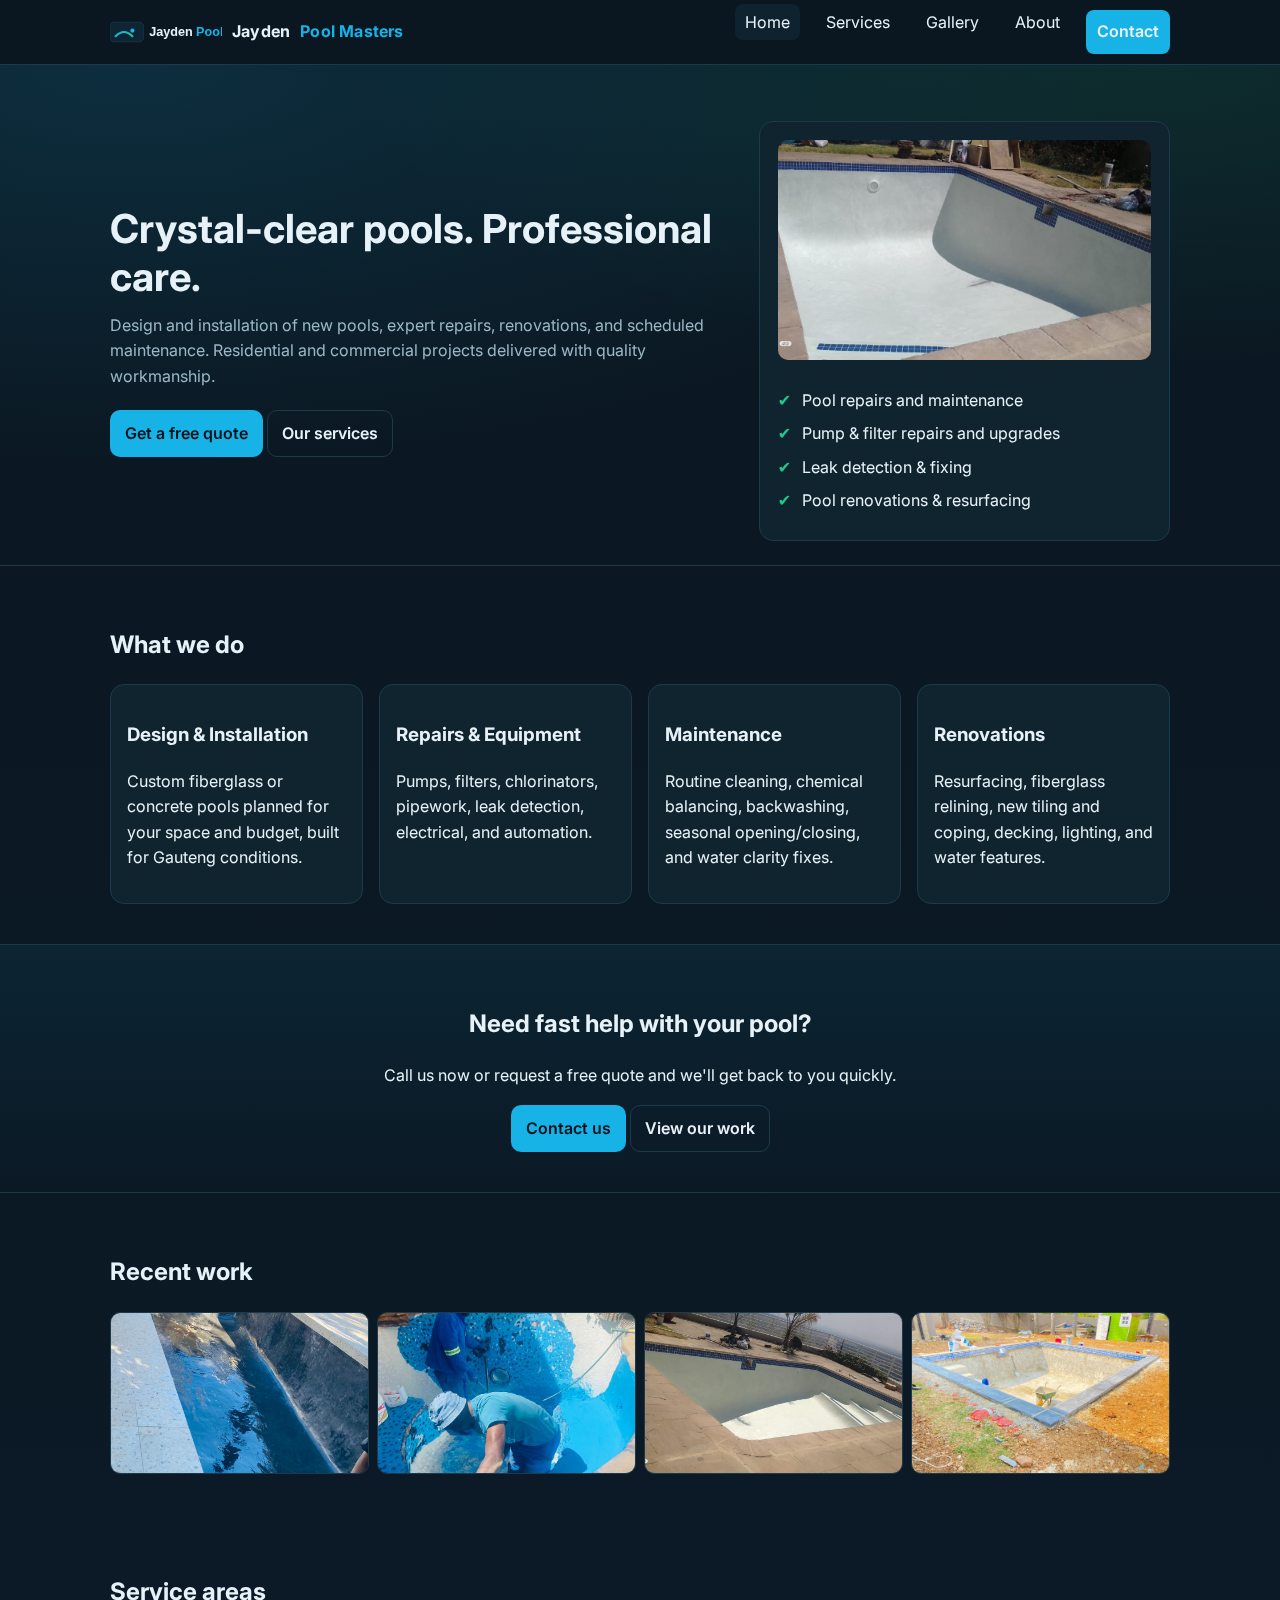
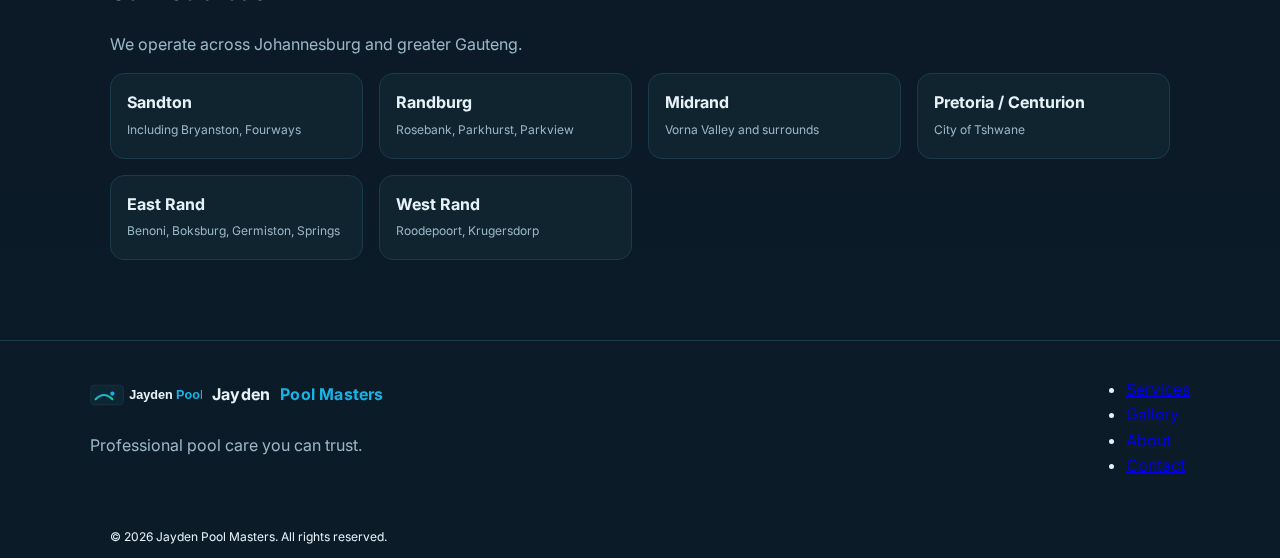
<file: index.html>
<!DOCTYPE html>
<html lang="en">
  <head>
    <meta charset="utf-8" />
    <meta name="viewport" content="width=device-width, initial-scale=1" />
    <title>Jayden Pool Masters | Pool Cleaning, Repairs & Renovations</title>
    <meta name="description" content="Jayden Pool Masters offers professional pool cleaning, maintenance, repairs, leak detection, and renovations. Serving residential and commercial clients." />
    <link rel="preconnect" href="https://fonts.googleapis.com" />
    <link rel="preconnect" href="https://fonts.gstatic.com" crossorigin />
    <link href="https://fonts.googleapis.com/css2?family=Inter:wght@400;600;700&display=swap" rel="stylesheet" />
    <link rel="stylesheet" href="assets/css/style.css" />
    <link rel="icon" href="assets/favicon.svg" type="image/svg+xml" />
    <link rel="icon" href="assets/logo.svg" type="image/svg+xml" media="(prefers-reduced-motion: no-preference)" />
  </head>
  <!-- Google tag (gtag.js) -->
<script async src="https://www.googletagmanager.com/gtag/js?id=AW-17591622142"></script>
<script>
  window.dataLayer = window.dataLayer || [];
  function gtag(){dataLayer.push(arguments);}
  gtag('js', new Date());

  gtag('config', 'AW-17591622142');
</script>
  <body>
    <header class="site-header">
      <div class="container header-inner">
        <a class="logo" href="index.html"><img src="assets/logo.svg" alt="Jayden Pool Masters logo" loading="eager" />Jayden <span>Pool Masters</span></a>
        <button class="nav-toggle" aria-label="Toggle navigation" aria-expanded="false">☰</button>
        <nav class="site-nav" aria-label="Primary Navigation">
          <ul>
            <li><a href="index.html" class="active">Home</a></li>
            <li><a href="services.html">Services</a></li>
            <li><a href="gallery.html">Gallery</a></li>
            <li><a href="about.html">About</a></li>
            <li><a class="btn btn-primary" href="contact.html">Contact</a></li>
          </ul>
        </nav>
      </div>
    </header>

    <main>
      <section class="hero">
        <div class="container hero-inner">
          <div class="hero-copy">
            <h1>Crystal-clear pools. Professional care.</h1>
            <p>Design and installation of new pools, expert repairs, renovations, and scheduled maintenance. Residential and commercial projects delivered with quality workmanship.</p>
            <div class="actions">
              <a class="btn btn-primary" href="contact.html">Get a free quote</a>
              <a class="btn btn-secondary" href="services.html">Our services</a>
            </div>
          </div>
          <div class="hero-card">
            <img src="images/IMG-20250818-WA0031.jpg" alt="Sparkling blue swimming pool" style="width:100%; height:220px; object-fit:cover; border-radius:10px; margin-bottom:12px;" />
            <ul class="ticks">
              <li>Pool repairs and maintenance</li> 
              <li>Pump & filter repairs and upgrades</li>
              <li>Leak detection & fixing</li>
              <li>Pool renovations & resurfacing</li>
            </ul>
          </div>
        </div>
      </section>

      <section class="section services-highlight">
        <div class="container">
          <h2>What we do</h2>
          <div class="card-grid">
            <article class="card">
              <h3>Design & Installation</h3>
              <p>Custom fiberglass or concrete pools planned for your space and budget, built for Gauteng conditions.</p>
            </article>
            <article class="card">
              <h3>Repairs & Equipment</h3>
              <p>Pumps, filters, chlorinators, pipework, leak detection, electrical, and automation.</p>
            </article>
            <article class="card">
              <h3>Maintenance</h3>
              <p>Routine cleaning, chemical balancing, backwashing, seasonal opening/closing, and water clarity fixes.</p>
            </article>
            <article class="card">
              <h3>Renovations</h3>
              <p>Resurfacing, fiberglass relining, new tiling and coping, decking, lighting, and water features.</p>
            </article>
          </div>
        </div>
      </section>

      <section class="section cta">
        <div class="container cta-inner">
          <h2>Need fast help with your pool?</h2>
          <p>Call us now or request a free quote and we'll get back to you quickly.</p>
          <div class="actions">
            <a class="btn btn-primary" href="contact.html">Contact us</a>
            <a class="btn btn-secondary" href="gallery.html">View our work</a>
          </div>
        </div>
      </section>

      <section class="section">
        <div class="container">
          <h2>Recent work</h2>
          <div class="gallery-grid">
            <a href="images/IMG-20250818-WA0022.jpg" class="gallery-item"><img src="images/IMG-20250818-WA0022.jpg" alt="Project tile and coping upgrade" loading="lazy" /></a>
            <a href="images/IMG-20250818-WA0024.jpg" class="gallery-item"><img src="images/IMG-20250818-WA0024.jpg" alt="Pool cleaning in progress" loading="lazy" /></a>
            <a href="images/IMG-20250818-WA0030.jpg" class="gallery-item"><img src="images/IMG-20250818-WA0030.jpg" alt="Equipment upgrade complete" loading="lazy" /></a>
            <a href="images/IMG-20250818-WA0041.jpg" class="gallery-item"><img src="images/IMG-20250818-WA0041.jpg" alt="After - crystal clear water" loading="lazy" /></a>
          </div>
        </div>
      </section>

      <section class="section">
        <div class="container">
          <h2>Service areas</h2>
          <p class="muted">We operate across Johannesburg and greater Gauteng.</p>
          <div class="card-grid">
            <article class="card"><strong>Sandton</strong><br/><span class="muted tiny">Including Bryanston, Fourways</span></article>
            <article class="card"><strong>Randburg</strong><br/><span class="muted tiny">Rosebank, Parkhurst, Parkview</span></article>
            <article class="card"><strong>Midrand</strong><br/><span class="muted tiny">Vorna Valley and surrounds</span></article>
            <article class="card"><strong>Pretoria / Centurion</strong><br/><span class="muted tiny">City of Tshwane</span></article>
            <article class="card"><strong>East Rand</strong><br/><span class="muted tiny">Benoni, Boksburg, Germiston, Springs</span></article>
            <article class="card"><strong>West Rand</strong><br/><span class="muted tiny">Roodepoort, Krugersdorp</span></article>
          </div>
        </div>
      </section>
    </main>

    <footer class="site-footer">
      <div class="container footer-inner">
        <div>
          <a class="logo" href="index.html"><img src="assets/logo.svg" alt="" />Jayden <span>Pool Masters</span></a>
          <p class="muted">Professional pool care you can trust.</p>
        </div>
        <nav aria-label="Footer Navigation">
          <ul>
            <li><a href="services.html">Services</a></li>
            <li><a href="gallery.html">Gallery</a></li>
            <li><a href="about.html">About</a></li>
            <li><a href="contact.html">Contact</a></li>
          </ul>
        </nav>
      </div>
      <div class="container tiny">
        <p>© <span id="year"></span> Jayden Pool Masters. All rights reserved.</p>
      </div>
    </footer>

    <div id="lightbox" class="lightbox" hidden>
      <button class="lightbox-close" aria-label="Close">×</button>
      <img alt="Gallery image" />
    </div>

    <script src="assets/js/main.js"></script>
  </body>
  </html>
</file>
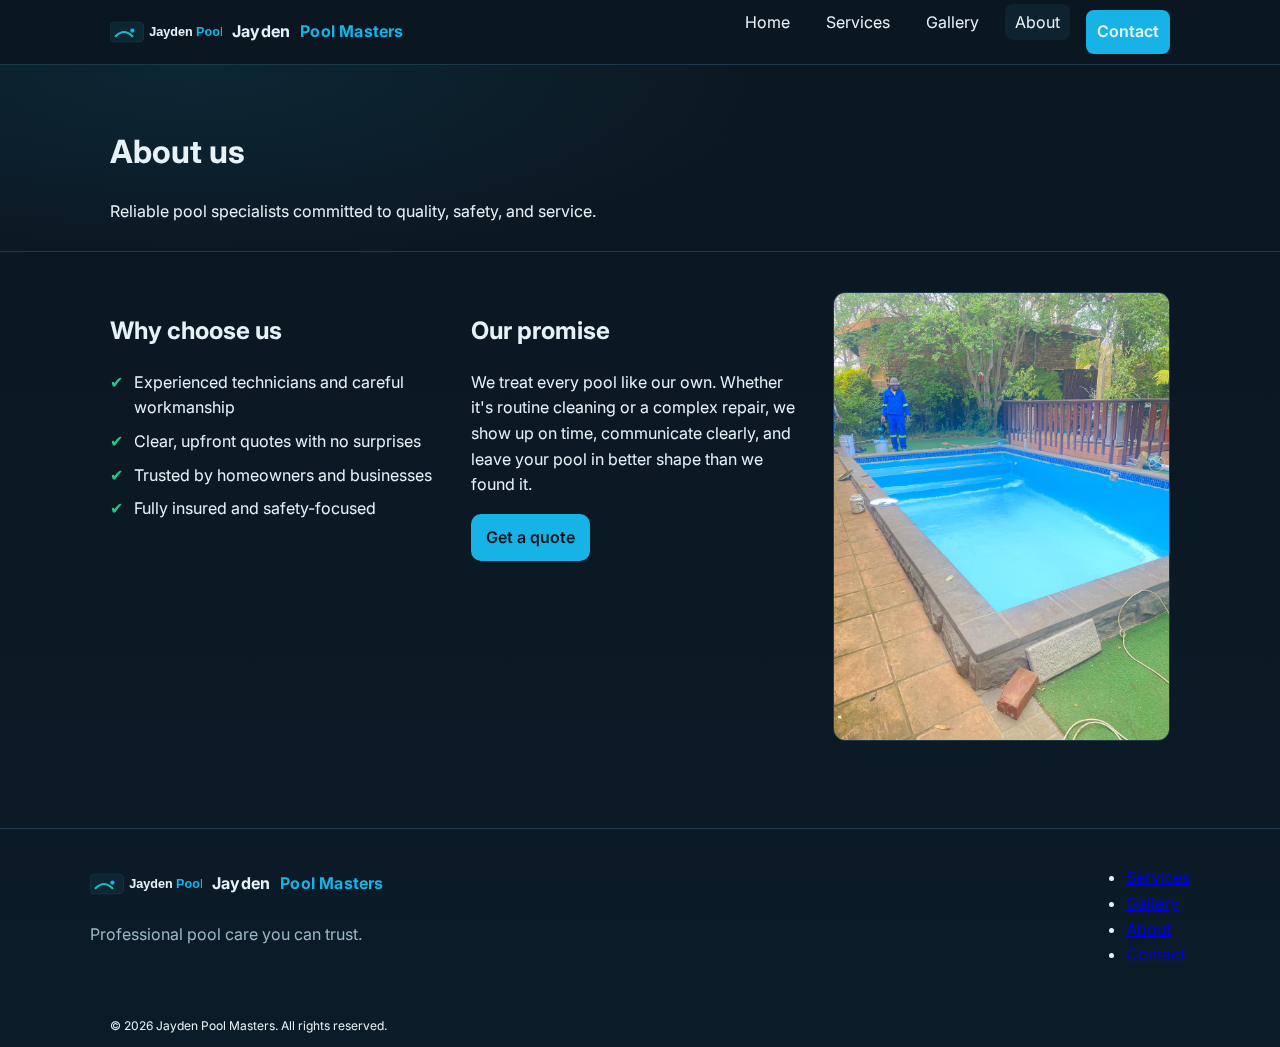
<file: about.html>
<!DOCTYPE html>
<html lang="en">
  <head>
    <meta charset="utf-8" />
    <meta name="viewport" content="width=device-width, initial-scale=1" />
    <title>About | Jayden Pool Masters</title>
    <meta name="description" content="Learn about Jayden Pool Masters – trusted, local pool specialists providing reliable service and workmanship." />
    <link rel="preconnect" href="https://fonts.googleapis.com" />
    <link rel="preconnect" href="https://fonts.gstatic.com" crossorigin />
    <link href="https://fonts.googleapis.com/css2?family=Inter:wght@400;600;700&display=swap" rel="stylesheet" />
    <link rel="stylesheet" href="assets/css/style.css" />
    <link rel="icon" href="assets/favicon.svg" type="image/svg+xml" />
  </head>
  <!-- Google tag (gtag.js) -->
<script async src="https://www.googletagmanager.com/gtag/js?id=AW-17591622142"></script>
<script>
  window.dataLayer = window.dataLayer || [];
  function gtag(){dataLayer.push(arguments);}
  gtag('js', new Date());

  gtag('config', 'AW-17591622142');
</script>
  <body>
    <header class="site-header">
      <div class="container header-inner">
        <a class="logo" href="index.html"><img src="assets/logo.svg" alt="Jayden Pool Masters logo" />Jayden <span>Pool Masters</span></a>
        <button class="nav-toggle" aria-label="Toggle navigation" aria-expanded="false">☰</button>
        <nav class="site-nav" aria-label="Primary Navigation">
          <ul>
            <li><a href="index.html">Home</a></li>
            <li><a href="services.html">Services</a></li>
            <li><a href="gallery.html">Gallery</a></li>
            <li><a href="about.html" class="active">About</a></li>
            <li><a class="btn btn-primary" href="contact.html">Contact</a></li>
          </ul>
        </nav>
      </div>
    </header>

    <main>
      <section class="page-hero">
        <div class="container">
          <h1>About us</h1>
          <p>Reliable pool specialists committed to quality, safety, and service.</p>
        </div>
      </section>

      <section class="section">
        <div class="container">
          <div class="columns">
            <div>
              <h2>Why choose us</h2>
              <ul class="ticks">
                <li>Experienced technicians and careful workmanship</li>
                <li>Clear, upfront quotes with no surprises</li>
                <li>Trusted by homeowners and businesses</li>
                <li>Fully insured and safety-focused</li>
              </ul>
            </div>
            <div>
              <h2>Our promise</h2>
              <p>We treat every pool like our own. Whether it's routine cleaning or a complex repair, we show up on time, communicate clearly, and leave your pool in better shape than we found it.</p>
              <a class="btn btn-primary" href="contact.html">Get a quote</a>
            </div>
            <div>
              <img src="images/IMG-20250818-WA0035.jpg" alt="Our team at work by the pool" style="width:100%; border-radius:12px; border:1px solid var(--border);" />
            </div>
          </div>
        </div>
      </section>
    </main>

    <footer class="site-footer">
      <div class="container footer-inner">
        <div>
          <a class="logo" href="index.html"><img src="assets/logo.svg" alt="" />Jayden <span>Pool Masters</span></a>
          <p class="muted">Professional pool care you can trust.</p>
        </div>
        <nav aria-label="Footer Navigation">
          <ul>
            <li><a href="services.html">Services</a></li>
            <li><a href="gallery.html">Gallery</a></li>
            <li><a href="about.html" class="active">About</a></li>
            <li><a href="contact.html">Contact</a></li>
          </ul>
        </nav>
      </div>
      <div class="container tiny">
        <p>© <span id="year"></span> Jayden Pool Masters. All rights reserved.</p>
      </div>
    </footer>

    <script src="assets/js/main.js"></script>
  </body>
  </html>
</file>
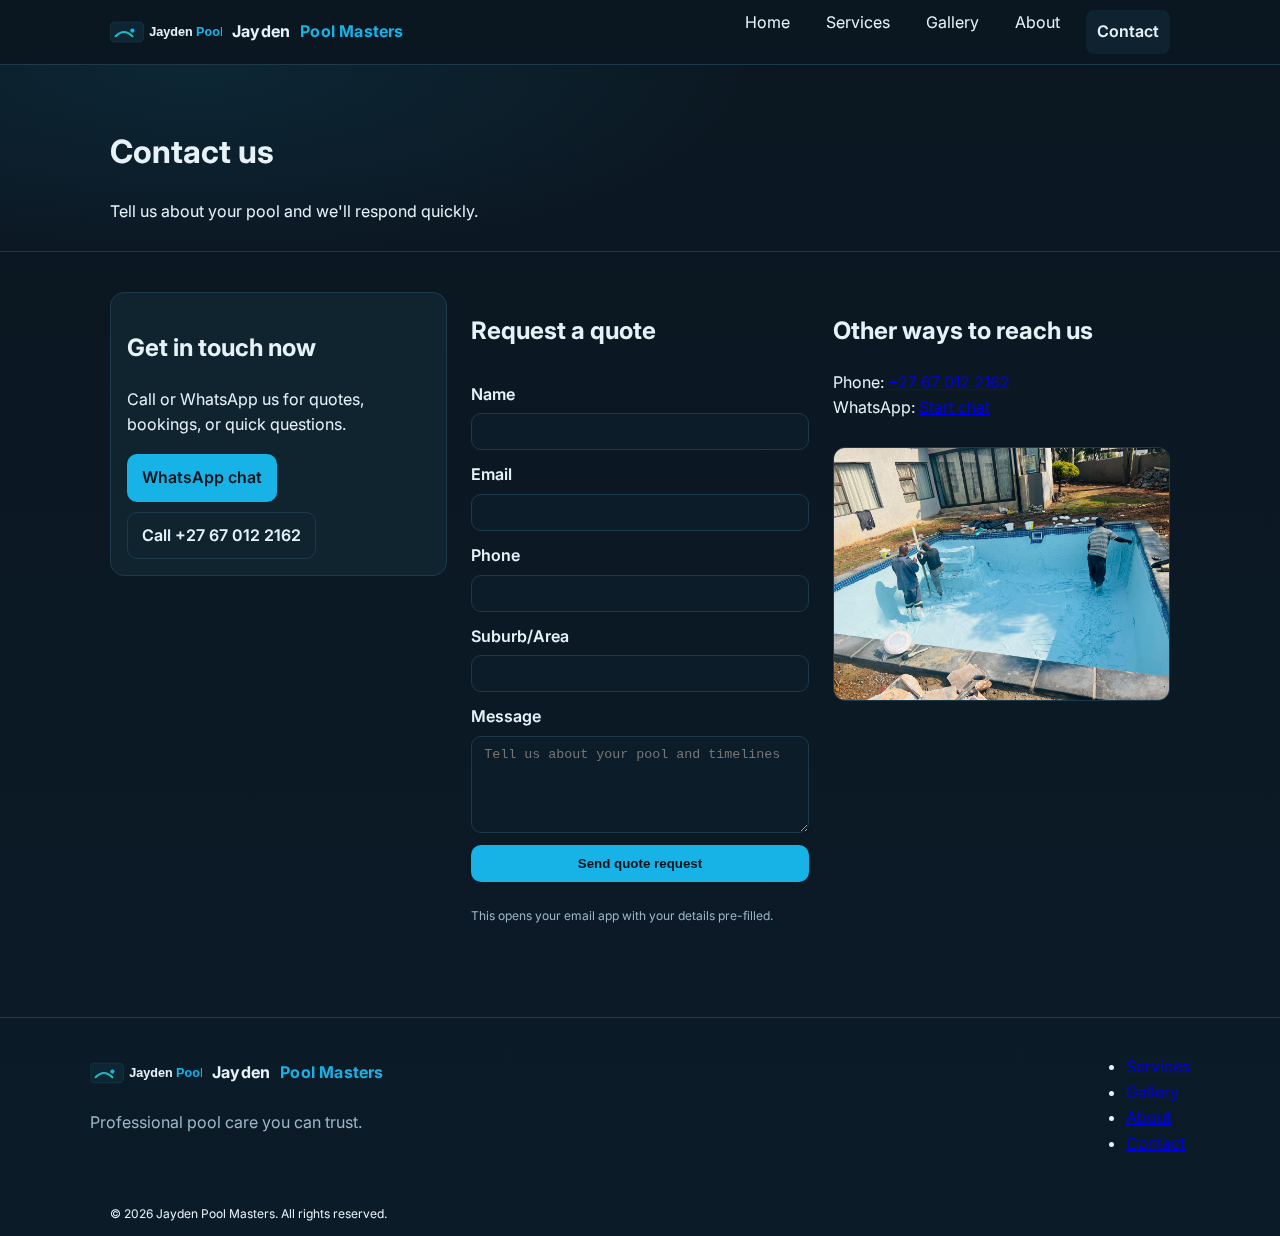
<file: contact.html>
<!DOCTYPE html>
<html lang="en">
  <head>
    <meta charset="utf-8" />
    <meta name="viewport" content="width=device-width, initial-scale=1" />
    <title>Contact | Jayden Pool Masters</title>
    <meta name="description" content="Contact Jayden Pool Masters for pool cleaning, repairs, and renovations. Request a free quote today." />
    <link rel="preconnect" href="https://fonts.googleapis.com" />
    <link rel="preconnect" href="https://fonts.gstatic.com" crossorigin />
    <link href="https://fonts.googleapis.com/css2?family=Inter:wght@400;600;700&display=swap" rel="stylesheet" />
    <link rel="stylesheet" href="assets/css/style.css" />
    <link rel="icon" href="assets/favicon.svg" type="image/svg+xml" />
  </head>
  <!-- Google tag (gtag.js) -->
<script async src="https://www.googletagmanager.com/gtag/js?id=AW-17591622142"></script>
<script>
  window.dataLayer = window.dataLayer || [];
  function gtag(){dataLayer.push(arguments);}
  gtag('js', new Date());

  gtag('config', 'AW-17591622142');
</script>
  <body>
    <header class="site-header">
      <div class="container header-inner">
        <a class="logo" href="index.html"><img src="assets/logo.svg" alt="Jayden Pool Masters logo" />Jayden <span>Pool Masters</span></a>
        <button class="nav-toggle" aria-label="Toggle navigation" aria-expanded="false">☰</button>
        <nav class="site-nav" aria-label="Primary Navigation">
          <ul>
            <li><a href="index.html">Home</a></li>
            <li><a href="services.html">Services</a></li>
            <li><a href="gallery.html">Gallery</a></li>
            <li><a href="about.html">About</a></li>
            <li><a class="btn btn-primary active" href="contact.html">Contact</a></li>
          </ul>
        </nav>
      </div>
    </header>

    <main>
      <section class="page-hero">
        <div class="container">
          <h1>Contact us</h1>
          <p>Tell us about your pool and we'll respond quickly.</p>
        </div>
      </section>

      <section class="section">
        <div class="container">
          <div class="columns">
            <div class="card" style="padding:16px;">
              <h2>Get in touch now</h2>
              <p>Call or WhatsApp us for quotes, bookings, or quick questions.</p>
              <div class="actions" style="display:flex; gap:10px; flex-wrap:wrap;">
                <a class="btn btn-primary" href="https://wa.me/27670122162" target="_blank" rel="noopener">WhatsApp chat</a>
                <a class="btn btn-secondary" href="tel:+27670122162">Call +27 67 012 2162</a>
              </div>
            </div>
            <form class="contact-form" action="mailto:thepoolmasters365@gmail.com?subject=Quote%20request%20-%20Jayden%20Pool%20Masters" method="post" enctype="text/plain">
              <h2>Request a quote</h2>
              <label>
                <span>Name</span>
                <input type="text" name="Name" required />
              </label>
              <label>
                <span>Email</span>
                <input type="email" name="Email" required />
              </label>
              <label>
                <span>Phone</span>
                <input type="tel" name="Phone" required />
              </label>
              <label>
                <span>Suburb/Area</span>
                <input type="text" name="Area" />
              </label>
              
              <label>
                <span>Message</span>
                <textarea name="Message" rows="5" placeholder="Tell us about your pool and timelines" required></textarea>
              </label>
              <button class="btn btn-primary" type="submit">Send quote request</button>
              <p class="tiny muted">This opens your email app with your details pre-filled. </p>
            </form>
            <div>
              <h2>Other ways to reach us</h2>
              <p>
                Phone: <a href="tel:+27670122162">+27 67 012 2162</a><br/>
                WhatsApp: <a href="https://wa.me/27670122162" target="_blank" rel="noopener">Start chat</a>
              </p>
              <img src="images/IMG-20250818-WA0040.jpg" alt="Clean blue pool" style="width:100%; border-radius:12px; border:1px solid var(--border); margin-top:10px;" />
            </div>
          </div>
        </div>
      </section>
    </main>

    <footer class="site-footer">
      <div class="container footer-inner">
        <div>
          <a class="logo" href="index.html"><img src="assets/logo.svg" alt="" />Jayden <span>Pool Masters</span></a>
          <p class="muted">Professional pool care you can trust.</p>
        </div>
        <nav aria-label="Footer Navigation">
          <ul>
            <li><a href="services.html">Services</a></li>
            <li><a href="gallery.html">Gallery</a></li>
            <li><a href="about.html">About</a></li>
            <li><a href="contact.html" class="active">Contact</a></li>
          </ul>
        </nav>
      </div>
      <div class="container tiny">
        <p>© <span id="year"></span> Jayden Pool Masters. All rights reserved.</p>
      </div>
    </footer>

    <script src="assets/js/main.js"></script>
  </body>
  </html>
</file>
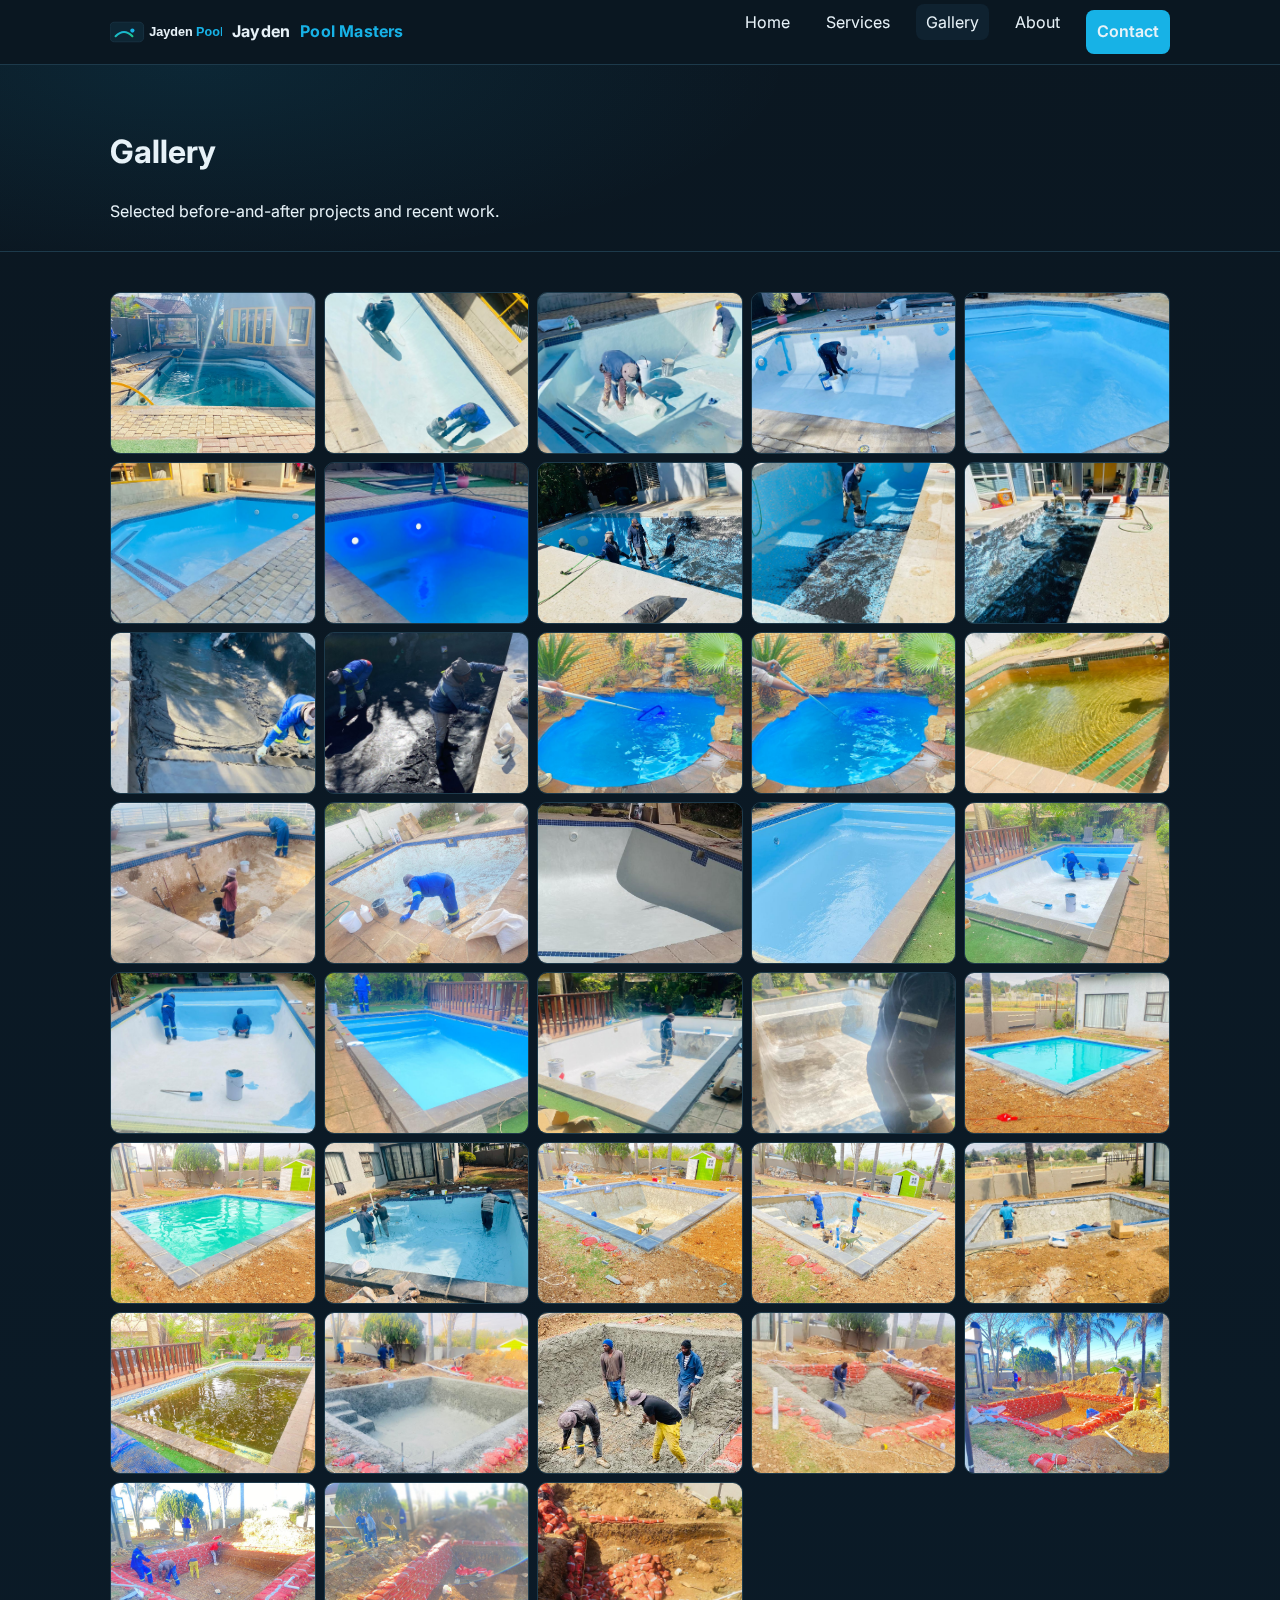
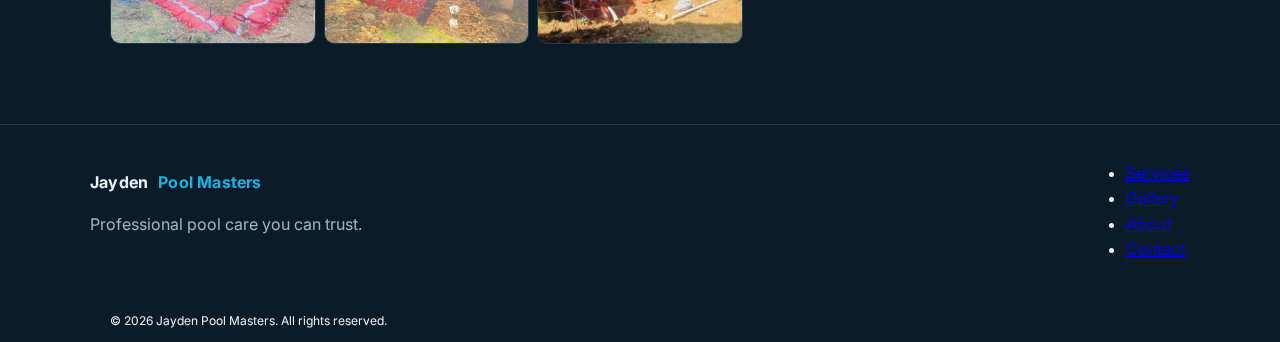
<file: gallery.html>
<!DOCTYPE html>
<html lang="en">
  <head>
    <meta charset="utf-8" />
    <meta name="viewport" content="width=device-width, initial-scale=1" />
    <title>Gallery | Jayden Pool Masters</title>
    <meta name="description" content="See recent pool cleaning, repair, and renovation projects by Jayden Pool Masters." />
    <link rel="preconnect" href="https://fonts.googleapis.com" />
    <link rel="preconnect" href="https://fonts.gstatic.com" crossorigin />
    <link href="https://fonts.googleapis.com/css2?family=Inter:wght@400;600;700&display=swap" rel="stylesheet" />
    <link rel="stylesheet" href="assets/css/style.css" />
    <link rel="icon" href="assets/favicon.svg" type="image/svg+xml" />
  </head>
  <!-- Google tag (gtag.js) -->
<script async src="https://www.googletagmanager.com/gtag/js?id=AW-17591622142"></script>
<script>
  window.dataLayer = window.dataLayer || [];
  function gtag(){dataLayer.push(arguments);}
  gtag('js', new Date());

  gtag('config', 'AW-17591622142');
</script>
  <body>
    <header class="site-header">
      <div class="container header-inner">
        <a class="logo" href="index.html"><img src="assets/logo.svg" alt="Jayden Pool Masters logo" />Jayden <span>Pool Masters</span></a>
        <button class="nav-toggle" aria-label="Toggle navigation" aria-expanded="false">☰</button>
        <nav class="site-nav" aria-label="Primary Navigation">
          <ul>
            <li><a href="index.html">Home</a></li>
            <li><a href="services.html">Services</a></li>
            <li><a href="gallery.html" class="active">Gallery</a></li>
            <li><a href="about.html">About</a></li>
            <li><a class="btn btn-primary" href="contact.html">Contact</a></li>
          </ul>
        </nav>
      </div>
    </header>

    <main>
      <section class="page-hero">
        <div class="container">
          <h1>Gallery</h1>
          <p>Selected before-and-after projects and recent work.</p>
        </div>
      </section>

      <section class="section">
        <div class="container">
          <div class="gallery-grid">
            <a href="images/IMG-20250818-WA0009.jpg" class="gallery-item"><img src="images/IMG-20250818-WA0009.jpg" alt="Pool project 1" loading="lazy" /></a>
            <a href="images/IMG-20250818-WA0010.jpg" class="gallery-item"><img src="images/IMG-20250818-WA0010.jpg" alt="Pool project 2" loading="lazy" /></a>
            <a href="images/IMG-20250818-WA0011.jpg" class="gallery-item"><img src="images/IMG-20250818-WA0011.jpg" alt="Pool project 3" loading="lazy" /></a>
            <a href="images/IMG-20250818-WA0012.jpg" class="gallery-item"><img src="images/IMG-20250818-WA0012.jpg" alt="Pool project 4" loading="lazy" /></a>
            <a href="images/IMG-20250818-WA0013.jpg" class="gallery-item"><img src="images/IMG-20250818-WA0013.jpg" alt="Pool project 5" loading="lazy" /></a>
            <a href="images/IMG-20250818-WA0014.jpg" class="gallery-item"><img src="images/IMG-20250818-WA0014.jpg" alt="Pool project 6" loading="lazy" /></a>
            <a href="images/IMG-20250818-WA0015.jpg" class="gallery-item"><img src="images/IMG-20250818-WA0015.jpg" alt="Pool project 7" loading="lazy" /></a>
            <a href="images/IMG-20250818-WA0016.jpg" class="gallery-item"><img src="images/IMG-20250818-WA0016.jpg" alt="Pool project 8" loading="lazy" /></a>
            <a href="images/IMG-20250818-WA0017.jpg" class="gallery-item"><img src="images/IMG-20250818-WA0017.jpg" alt="Pool project 9" loading="lazy" /></a>
            <a href="images/IMG-20250818-WA0018.jpg" class="gallery-item"><img src="images/IMG-20250818-WA0018.jpg" alt="Pool project 10" loading="lazy" /></a>
            <a href="images/IMG-20250818-WA0019.jpg" class="gallery-item"><img src="images/IMG-20250818-WA0019.jpg" alt="Pool project 11" loading="lazy" /></a>
            <a href="images/IMG-20250818-WA0020.jpg" class="gallery-item"><img src="images/IMG-20250818-WA0020.jpg" alt="Pool project 12" loading="lazy" /></a>
            <a href="images/IMG-20250818-WA0025.jpg" class="gallery-item"><img src="images/IMG-20250818-WA0025.jpg" alt="Pool project 13" loading="lazy" /></a>
            <a href="images/IMG-20250818-WA0026.jpg" class="gallery-item"><img src="images/IMG-20250818-WA0026.jpg" alt="Pool project 14" loading="lazy" /></a>
            <a href="images/IMG-20250818-WA0027.jpg" class="gallery-item"><img src="images/IMG-20250818-WA0027.jpg" alt="Pool project 15" loading="lazy" /></a>
            <a href="images/IMG-20250818-WA0028.jpg" class="gallery-item"><img src="images/IMG-20250818-WA0028.jpg" alt="Pool project 16" loading="lazy" /></a>
            <a href="images/IMG-20250818-WA0029.jpg" class="gallery-item"><img src="images/IMG-20250818-WA0029.jpg" alt="Pool project 17" loading="lazy" /></a>
            <a href="images/IMG-20250818-WA0031.jpg" class="gallery-item"><img src="images/IMG-20250818-WA0031.jpg" alt="Pool project 18" loading="lazy" /></a>
            <a href="images/IMG-20250818-WA0032.jpg" class="gallery-item"><img src="images/IMG-20250818-WA0032.jpg" alt="Pool project 19" loading="lazy" /></a>
            <a href="images/IMG-20250818-WA0033.jpg" class="gallery-item"><img src="images/IMG-20250818-WA0033.jpg" alt="Pool project 20" loading="lazy" /></a>
            <a href="images/IMG-20250818-WA0034.jpg" class="gallery-item"><img src="images/IMG-20250818-WA0034.jpg" alt="Pool project 21" loading="lazy" /></a>
            <a href="images/IMG-20250818-WA0035.jpg" class="gallery-item"><img src="images/IMG-20250818-WA0035.jpg" alt="Pool project 22" loading="lazy" /></a>
            <a href="images/IMG-20250818-WA0036.jpg" class="gallery-item"><img src="images/IMG-20250818-WA0036.jpg" alt="Pool project 23" loading="lazy" /></a>
            <a href="images/IMG-20250818-WA0037.jpg" class="gallery-item"><img src="images/IMG-20250818-WA0037.jpg" alt="Pool project 24" loading="lazy" /></a>
            <a href="images/IMG-20250818-WA0038.jpg" class="gallery-item"><img src="images/IMG-20250818-WA0038.jpg" alt="Pool project 25" loading="lazy" /></a>
            <a href="images/IMG-20250818-WA0039.jpg" class="gallery-item"><img src="images/IMG-20250818-WA0039.jpg" alt="Pool project 26" loading="lazy" /></a>
            <a href="images/IMG-20250818-WA0040.jpg" class="gallery-item"><img src="images/IMG-20250818-WA0040.jpg" alt="Pool project 27" loading="lazy" /></a>
            <a href="images/IMG-20250818-WA0041.jpg" class="gallery-item"><img src="images/IMG-20250818-WA0041.jpg" alt="Pool project 28" loading="lazy" /></a>
            <a href="images/IMG-20250818-WA0042.jpg" class="gallery-item"><img src="images/IMG-20250818-WA0042.jpg" alt="Pool project 29" loading="lazy" /></a>
            <a href="images/IMG-20250818-WA0043.jpg" class="gallery-item"><img src="images/IMG-20250818-WA0043.jpg" alt="Pool project 30" loading="lazy" /></a>
            <a href="images/IMG-20250818-WA0044.jpg" class="gallery-item"><img src="images/IMG-20250818-WA0044.jpg" alt="Pool project 31" loading="lazy" /></a>
            <a href="images/IMG-20250818-WA0045.jpg" class="gallery-item"><img src="images/IMG-20250818-WA0045.jpg" alt="Pool project 32" loading="lazy" /></a>
            <a href="images/IMG-20250818-WA0046.jpg" class="gallery-item"><img src="images/IMG-20250818-WA0046.jpg" alt="Pool project 33" loading="lazy" /></a>
            <a href="images/IMG-20250818-WA0047.jpg" class="gallery-item"><img src="images/IMG-20250818-WA0047.jpg" alt="Pool project 34" loading="lazy" /></a>
            <a href="images/IMG-20250818-WA0048.jpg" class="gallery-item"><img src="images/IMG-20250818-WA0048.jpg" alt="Pool project 35" loading="lazy" /></a>
            <a href="images/IMG-20250818-WA0049.jpg" class="gallery-item"><img src="images/IMG-20250818-WA0049.jpg" alt="Pool project 36" loading="lazy" /></a>
            <a href="images/IMG-20250818-WA0050.jpg" class="gallery-item"><img src="images/IMG-20250818-WA0050.jpg" alt="Pool project 37" loading="lazy" /></a>
            <a href="images/IMG-20250818-WA0051.jpg" class="gallery-item"><img src="images/IMG-20250818-WA0051.jpg" alt="Pool project 38" loading="lazy" /></a>
          </div>
        </div>
      </section>
    </main>

    <footer class="site-footer">
      <div class="container footer-inner">
        <div>
          <a class="logo" href="index.html">Jayden <span>Pool Masters</span></a>
          <p class="muted">Professional pool care you can trust.</p>
        </div>
        <nav aria-label="Footer Navigation">
          <ul>
            <li><a href="services.html">Services</a></li>
            <li><a href="gallery.html" class="active">Gallery</a></li>
            <li><a href="about.html">About</a></li>
            <li><a href="contact.html">Contact</a></li>
          </ul>
        </nav>
      </div>
      <div class="container tiny">
        <p>© <span id="year"></span> Jayden Pool Masters. All rights reserved.</p>
      </div>
    </footer>

    <div id="lightbox" class="lightbox" hidden>
      <button class="lightbox-close" aria-label="Close">×</button>
      <img alt="Gallery image" />
    </div>

    <script src="assets/js/main.js"></script>
  </body>
  </html>
</file>
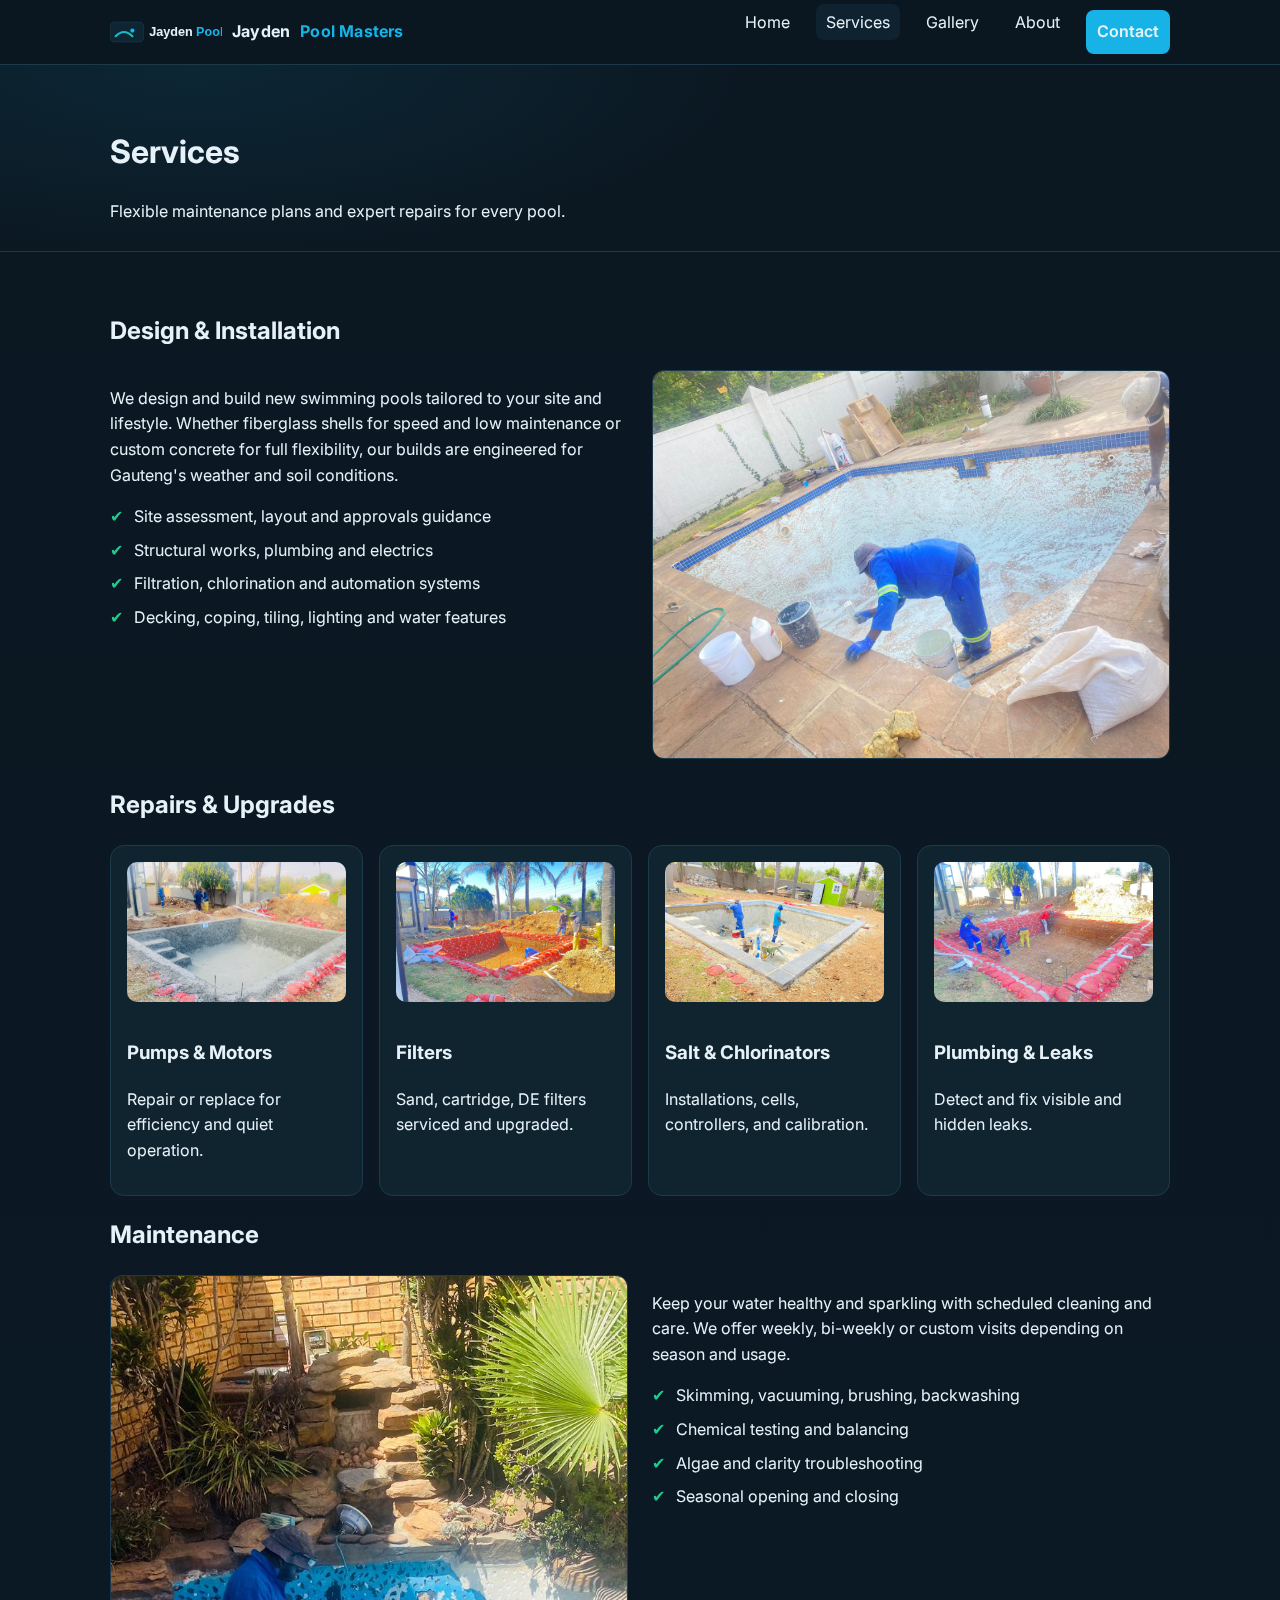
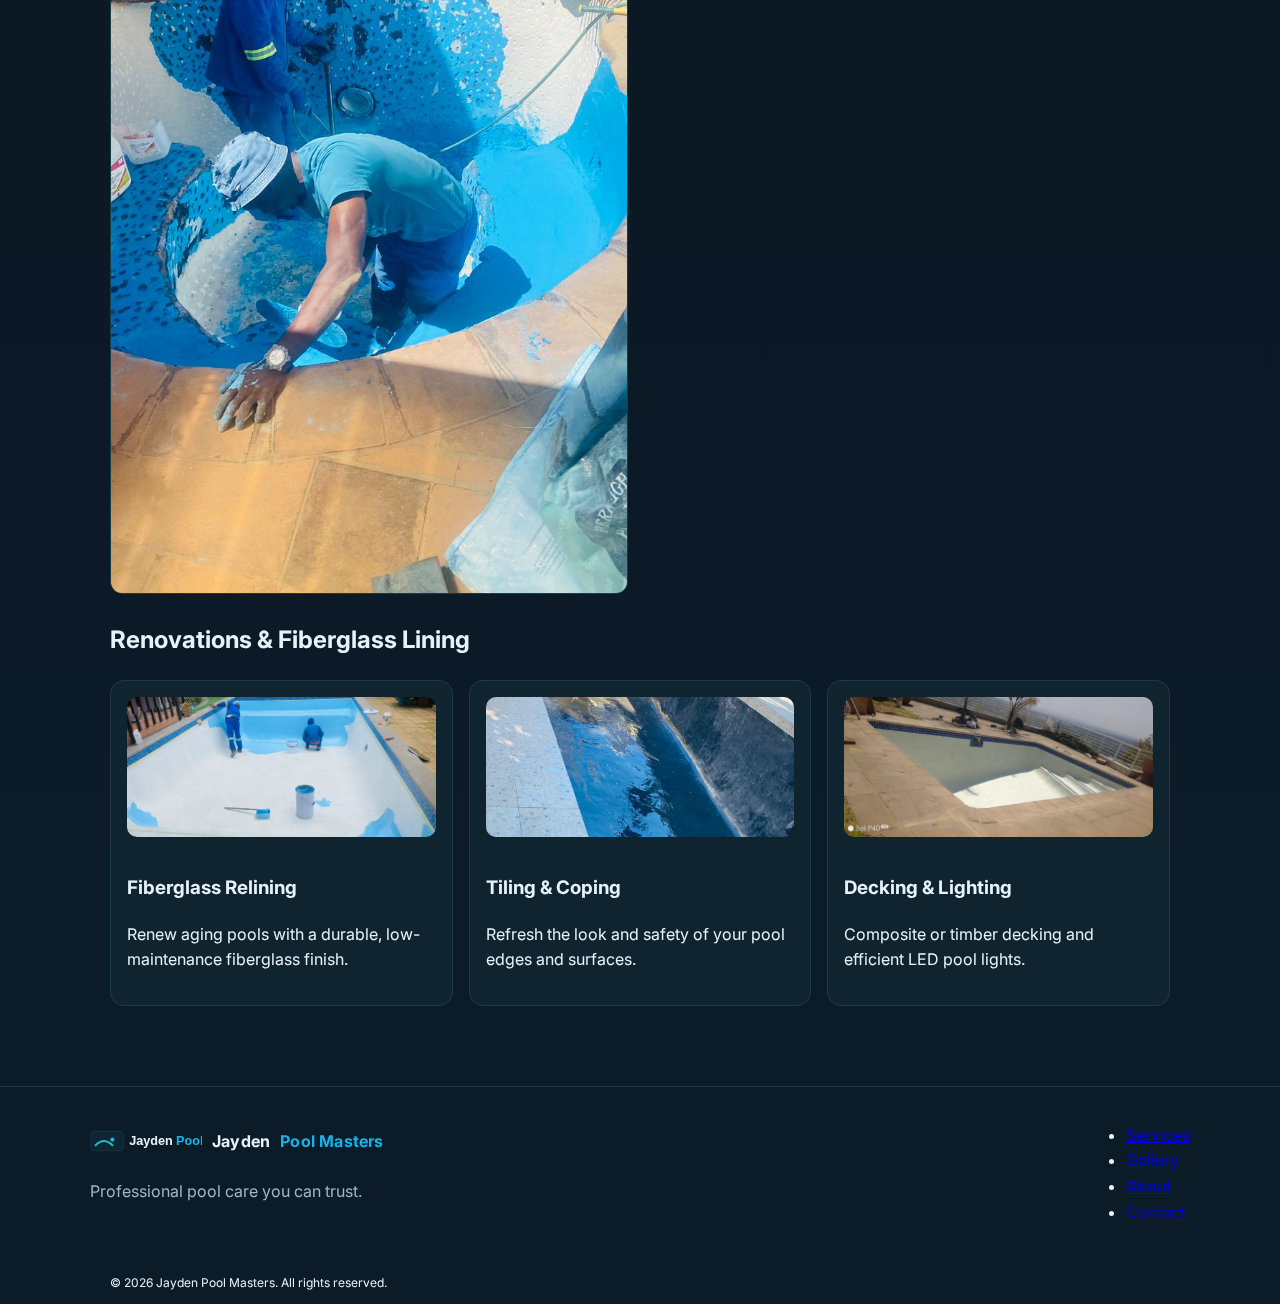
<file: services.html>
<!DOCTYPE html>
<html lang="en">
  <head>
    <meta charset="utf-8" />
    <meta name="viewport" content="width=device-width, initial-scale=1" />
    <title>Services | Jayden Pool Masters</title>
    <meta name="description" content="Pool cleaning plans, equipment repairs, leak detection, and renovations by Jayden Pool Masters." />
    <link rel="preconnect" href="https://fonts.googleapis.com" />
    <link rel="preconnect" href="https://fonts.gstatic.com" crossorigin />
    <link href="https://fonts.googleapis.com/css2?family=Inter:wght@400;600;700&display=swap" rel="stylesheet" />
    <link rel="stylesheet" href="assets/css/style.css" />
    <link rel="icon" href="assets/favicon.svg" type="image/svg+xml" />
  </head>
  <!-- Google tag (gtag.js) -->
<script async src="https://www.googletagmanager.com/gtag/js?id=AW-17591622142"></script>
<script>
  window.dataLayer = window.dataLayer || [];
  function gtag(){dataLayer.push(arguments);}
  gtag('js', new Date());

  gtag('config', 'AW-17591622142');
</script>
  <body>
    <header class="site-header">
      <div class="container header-inner">
        <a class="logo" href="index.html"><img src="assets/logo.svg" alt="Jayden Pool Masters logo" />Jayden <span>Pool Masters</span></a>
        <button class="nav-toggle" aria-label="Toggle navigation" aria-expanded="false">☰</button>
        <nav class="site-nav" aria-label="Primary Navigation">
          <ul>
            <li><a href="index.html">Home</a></li>
            <li><a href="services.html" class="active">Services</a></li>
            <li><a href="gallery.html">Gallery</a></li>
            <li><a href="about.html">About</a></li>
            <li><a class="btn btn-primary" href="contact.html">Contact</a></li>
          </ul>
        </nav>
      </div>
    </header>

    <main>
      <section class="page-hero">
        <div class="container">
          <h1>Services</h1>
          <p>Flexible maintenance plans and expert repairs for every pool.</p>
        </div>
      </section>

      <section class="section">
        <div class="container">
          <h2>Design & Installation</h2>
          <div class="columns">
            <div>
              <p>We design and build new swimming pools tailored to your site and lifestyle. Whether fiberglass shells for speed and low maintenance or custom concrete for full flexibility, our builds are engineered for Gauteng's weather and soil conditions.</p>
              <ul class="ticks">
                <li>Site assessment, layout and approvals guidance</li>
                <li>Structural works, plumbing and electrics</li>
                <li>Filtration, chlorination and automation systems</li>
                <li>Decking, coping, tiling, lighting and water features</li>
              </ul>
            </div>
            <div>
              <img src="images/IMG-20250818-WA0029.jpg" alt="New pool installation" style="width:100%; border-radius:12px; border:1px solid var(--border);" />
            </div>
          </div>

          <h2>Repairs & Upgrades</h2>
          <div class="card-grid">
            <article class="card"><img src="images/IMG-20250818-WA0045.jpg" alt="Pump and motor repair" style="width:100%; height:140px; object-fit:cover; border-radius:10px; margin-bottom:10px;" /><h3>Pumps & Motors</h3><p>Repair or replace for efficiency and quiet operation.</p></article>
            <article class="card"><img src="images/IMG-20250818-WA0048.jpg" alt="Filter service" style="width:100%; height:140px; object-fit:cover; border-radius:10px; margin-bottom:10px;" /><h3>Filters</h3><p>Sand, cartridge, DE filters serviced and upgraded.</p></article>
            <article class="card"><img src="images/IMG-20250818-WA0042.jpg" alt="Salt chlorinator install" style="width:100%; height:140px; object-fit:cover; border-radius:10px; margin-bottom:10px;" /><h3>Salt & Chlorinators</h3><p>Installations, cells, controllers, and calibration.</p></article>
            <article class="card"><img src="images/IMG-20250818-WA0049.jpg" alt="Plumbing and leak fix" style="width:100%; height:140px; object-fit:cover; border-radius:10px; margin-bottom:10px;" /><h3>Plumbing & Leaks</h3><p>Detect and fix visible and hidden leaks.</p></article>
          </div>

          <h2>Maintenance</h2>
          <div class="columns">
            <div>
              <img src="images/IMG-20250818-WA0024.jpg" alt="Pool maintenance" style="width:100%; border-radius:12px; border:1px solid var(--border);" />
            </div>
            <div>
              <p>Keep your water healthy and sparkling with scheduled cleaning and care. We offer weekly, bi-weekly or custom visits depending on season and usage.</p>
              <ul class="ticks">
                <li>Skimming, vacuuming, brushing, backwashing</li>
                <li>Chemical testing and balancing</li>
                <li>Algae and clarity troubleshooting</li>
                <li>Seasonal opening and closing</li>
              </ul>
            </div>
          </div>

          <h2>Renovations & Fiberglass Lining</h2>
          <div class="card-grid">
            <article class="card"><img src="images/IMG-20250818-WA0034.jpg" alt="Fiberglass relining" style="width:100%; height:140px; object-fit:cover; border-radius:10px; margin-bottom:10px;" /><h3>Fiberglass Relining</h3><p>Renew aging pools with a durable, low-maintenance fiberglass finish.</p></article>
            <article class="card"><img src="images/IMG-20250818-WA0022.jpg" alt="Tiling and coping" style="width:100%; height:140px; object-fit:cover; border-radius:10px; margin-bottom:10px;" /><h3>Tiling & Coping</h3><p>Refresh the look and safety of your pool edges and surfaces.</p></article>
            <article class="card"><img src="images/IMG-20250818-WA0030.jpg" alt="Decking and lighting" style="width:100%; height:140px; object-fit:cover; border-radius:10px; margin-bottom:10px;" /><h3>Decking & Lighting</h3><p>Composite or timber decking and efficient LED pool lights.</p></article>
          </div>
        </div>
      </section>
    </main>

    <footer class="site-footer">
      <div class="container footer-inner">
        <div>
          <a class="logo" href="index.html"><img src="assets/logo.svg" alt="" />Jayden <span>Pool Masters</span></a>
          <p class="muted">Professional pool care you can trust.</p>
        </div>
        <nav aria-label="Footer Navigation">
          <ul>
            <li><a href="services.html" class="active">Services</a></li>
            <li><a href="gallery.html">Gallery</a></li>
            <li><a href="about.html">About</a></li>
            <li><a href="contact.html">Contact</a></li>
          </ul>
        </nav>
      </div>
      <div class="container tiny">
        <p>© <span id="year"></span> Jayden Pool Masters. All rights reserved.</p>
      </div>
    </footer>

    <script src="assets/js/main.js"></script>
  </body>
  </html>
</file>
<file: assets/css/style.css>
:root {
  --bg: #0b1721;
  --bg-soft: #0f2230;
  --text: #e7f2f8;
  --muted: #9bb7c6;
  --brand: #17b2e6;
  --brand-2: #11a2d1;
  --card: #102430;
  --border: #1d3a4b;
  --success: #1eca8c;
}

* { box-sizing: border-box; }
html, body { margin: 0; padding: 0; }
body {
  font-family: Inter, system-ui, -apple-system, Segoe UI, Roboto, Arial, sans-serif;
  background: linear-gradient(180deg, var(--bg) 0%, #0b1b28 100%);
  color: var(--text);
  line-height: 1.6;
}

.container { width: 100%; max-width: 1100px; padding: 0 20px; margin: 0 auto; }
.tiny { font-size: 12px; }
.muted { color: var(--muted); }

.site-header { position: sticky; top: 0; z-index: 100; background: rgba(11, 23, 33, 0.9); backdrop-filter: saturate(150%) blur(8px); border-bottom: 1px solid var(--border); }
.header-inner { display: flex; align-items: center; justify-content: space-between; height: 64px; }
.logo { display: inline-flex; align-items: center; gap: 10px; text-decoration: none; color: var(--text); font-weight: 700; letter-spacing: 0.2px; }
.logo img { height: 28px; width: auto; display: block; }
.logo span { color: var(--brand); }

.site-nav ul { display: flex; gap: 16px; list-style: none; margin: 0; padding: 0; }
.site-nav a { color: var(--text); text-decoration: none; padding: 8px 10px; border-radius: 8px; }
.site-nav a.active { background: var(--bg-soft); }
.nav-toggle { display: none; background: transparent; border: 1px solid var(--border); color: var(--text); padding: 6px 10px; border-radius: 8px; }

.btn { display: inline-block; padding: 10px 14px; border-radius: 10px; text-decoration: none; font-weight: 600; border: 1px solid var(--border); }
.btn-primary { background: var(--brand); color: #02131b; border-color: transparent; }
.btn-primary:hover { background: var(--brand-2); }
.btn-secondary { background: transparent; color: var(--text); }

.hero { padding: 56px 0 24px; background: radial-gradient(1000px 400px at 10% 0%, rgba(23,178,230,.15), transparent), radial-gradient(800px 300px at 90% 0%, rgba(30,202,140,.12), transparent); border-bottom: 1px solid var(--border); }
.hero-inner { display: grid; grid-template-columns: 1.2fr .8fr; gap: 32px; align-items: center; }
.hero h1 { font-size: 40px; line-height: 1.2; margin: 0 0 12px; }
.hero p { margin: 0 0 20px; color: var(--muted); }
.hero-card { border: 1px solid var(--border); background: var(--card); padding: 18px; border-radius: 14px; }
.ticks { list-style: none; padding: 0; margin: 0; }
.ticks li { padding-left: 24px; position: relative; margin: 8px 0; }
.ticks li::before { content: "✔"; color: var(--success); position: absolute; left: 0; }

.section { padding: 40px 0; }
.card-grid { display: grid; grid-template-columns: repeat(auto-fit, minmax(220px, 1fr)); gap: 16px; }
.card { background: var(--card); border: 1px solid var(--border); border-radius: 14px; padding: 16px; }

.cta { background: linear-gradient(180deg, rgba(23,178,230,.08), transparent); border-top: 1px solid var(--border); border-bottom: 1px solid var(--border); }
.cta-inner { text-align: center; }

.site-footer { border-top: 1px solid var(--border); margin-top: 40px; }
.footer-inner { display: flex; gap: 24px; align-items: center; justify-content: space-between; padding: 20px 0; }

.page-hero { padding: 40px 0 10px; border-bottom: 1px solid var(--border); background: radial-gradient(600px 200px at 15% 0%, rgba(23,178,230,.1), transparent); }

.pricing-grid { display: grid; grid-template-columns: repeat(auto-fit, minmax(240px, 1fr)); gap: 16px; margin-bottom: 24px; }
.pricing-card { background: var(--card); border: 1px solid var(--border); border-radius: 14px; padding: 16px; }
.pricing-card.popular { outline: 2px solid var(--brand); }
.price { font-weight: 700; color: var(--brand); }

.columns { display: grid; grid-template-columns: repeat(auto-fit, minmax(260px, 1fr)); gap: 24px; align-items: start; }

.contact-form { display: grid; gap: 12px; }
.contact-form label { display: grid; gap: 6px; font-weight: 600; }
.contact-form input, .contact-form textarea { background: #0c1c28; border: 1px solid var(--border); color: var(--text); border-radius: 10px; padding: 10px 12px; }

.gallery-grid { display: grid; grid-template-columns: repeat(auto-fit, minmax(180px, 1fr)); gap: 8px; }
.gallery-item { display: block; border-radius: 10px; overflow: hidden; border: 1px solid var(--border); }
.gallery-item img { width: 100%; height: 160px; object-fit: cover; display: block; }

.lightbox { position: fixed; inset: 0; background: rgba(0,0,0,.85); display: grid; place-items: center; padding: 20px; }
.lightbox[hidden] { display: none !important; }
.lightbox img { max-width: 96vw; max-height: 86vh; border-radius: 12px; }
.lightbox-close { position: fixed; top: 12px; right: 12px; background: #000; color: #fff; border: none; font-size: 28px; line-height: 1; width: 40px; height: 40px; border-radius: 20px; cursor: pointer; }

@media (max-width: 860px) {
  .hero-inner { grid-template-columns: 1fr; }
  .site-nav { position: absolute; top: 64px; left: 0; right: 0; background: var(--bg-soft); border-bottom: 1px solid var(--border); display: none; }
  .site-nav.open { display: block; }
  .site-nav ul { flex-direction: column; padding: 12px; }
  .nav-toggle { display: inline-block; }
}
</file>
